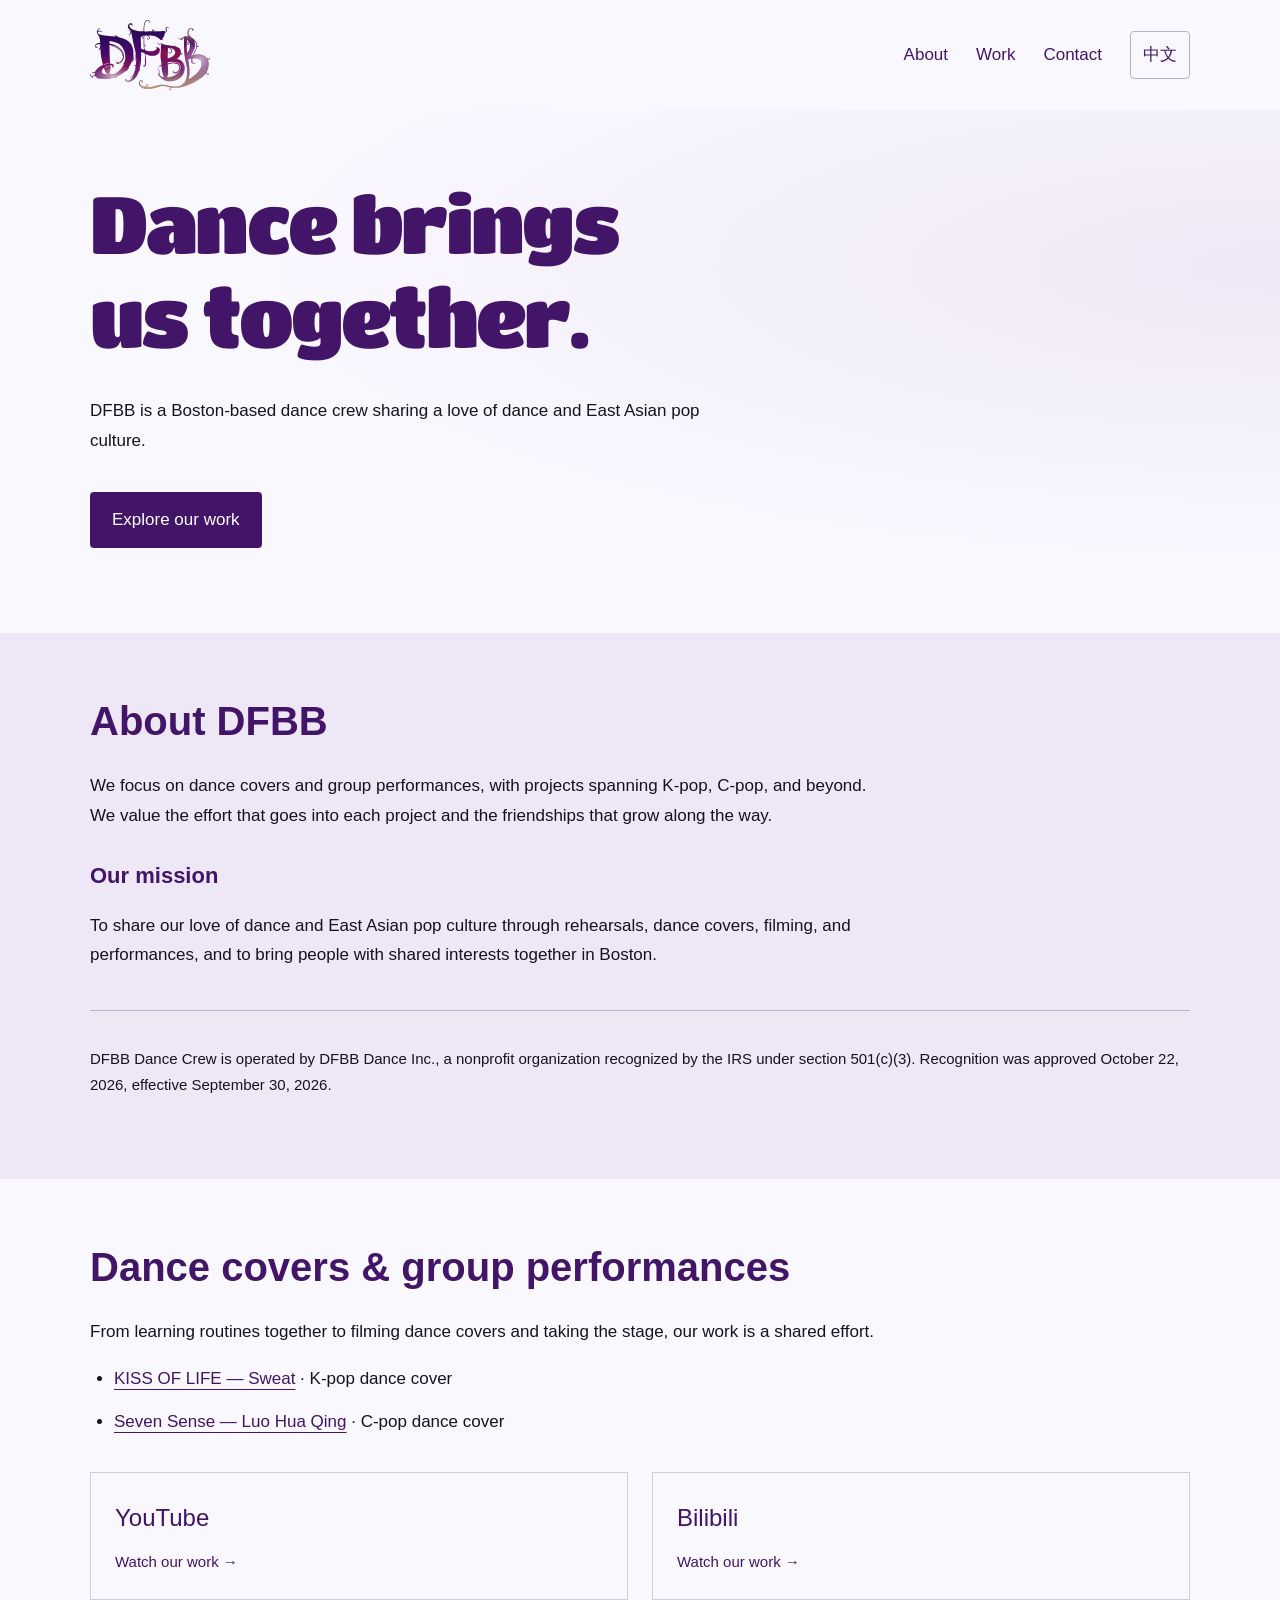
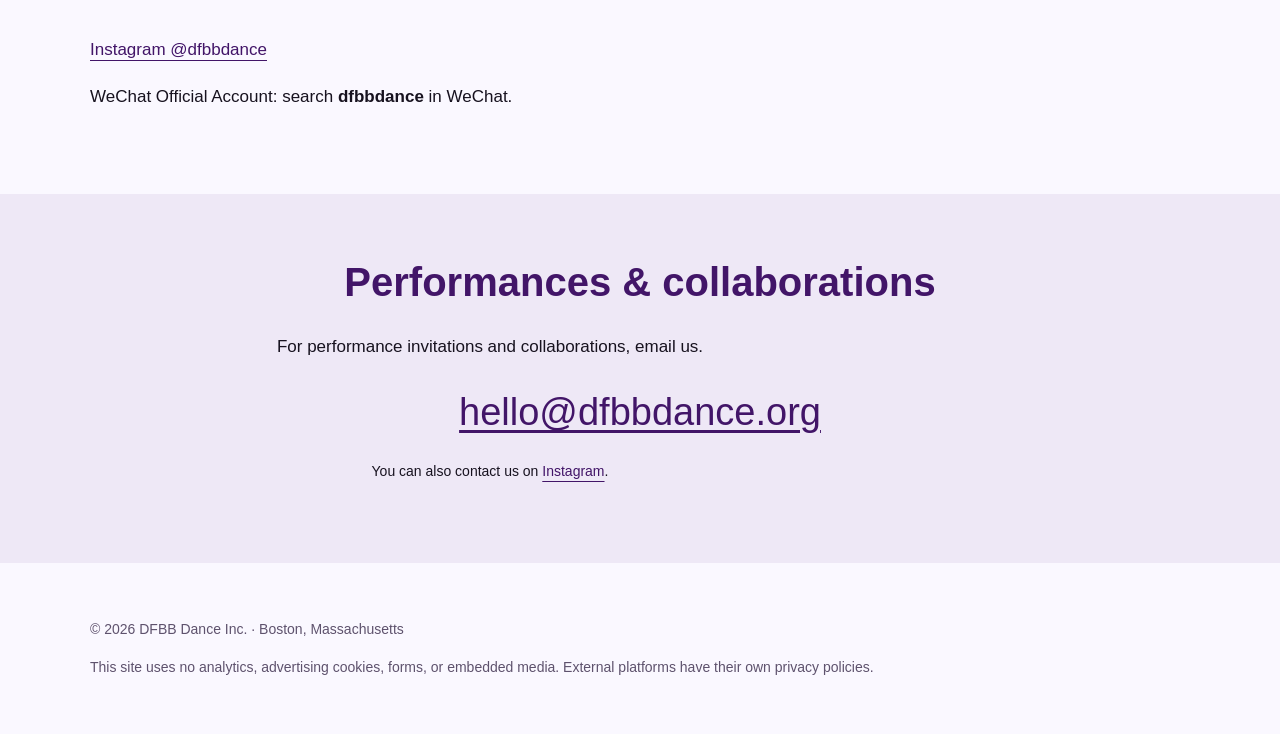
<file: index.html>
<!doctype html><html lang="en"><head><meta charset="utf-8"><meta name="viewport" content="width=device-width,initial-scale=1"><title>DFBB Dance Crew · Boston</title><meta name="description" content="Official website of DFBB Dance Inc., a Boston-based nonprofit dance crew sharing a love of dance and East Asian pop culture."><link rel="canonical" href="https://dfbbdance.org/"><link rel="alternate" hreflang="en" href="https://dfbbdance.org/"><link rel="alternate" hreflang="zh-Hans" href="https://dfbbdance.org/zh.html"><link rel="stylesheet" href="style.css"></head><body><a class="skip" href="#main">Skip to content</a><header><a href="index.html" aria-label="DFBB"><img src="logo.svg" alt="DFBB" width="120" height="70"></a><nav aria-label="Main navigation"><a href="#about">About</a><a href="#work">Work</a><a href="#contact">Contact</a><a class="language" href="zh.html" lang="zh-Hans" aria-label="Switch to Chinese">中文</a></nav></header><main id="main"><section class="hero"><h1>Dance brings<br>us together.</h1><p>DFBB is a Boston-based dance crew sharing a love of dance and East Asian pop culture.</p><a class="button" href="#work">Explore our work</a></section><section id="about" class="tinted"><h2>About DFBB</h2><p>We focus on dance covers and group performances, with projects spanning K-pop, C-pop, and beyond. We value the effort that goes into each project and the friendships that grow along the way.</p><h3>Our mission</h3><p>To share our love of dance and East Asian pop culture through rehearsals, dance covers, filming, and performances, and to bring people with shared interests together in Boston.</p><div class="legal"><p>DFBB Dance Crew is operated by DFBB Dance Inc., a nonprofit organization recognized by the IRS under section 501(c)(3). Recognition was approved October 22, 2026, effective September 30, 2026.</p></div></section><section id="work"><h2>Dance covers &amp; group performances</h2><p>From learning routines together to filming dance covers and taking the stage, our work is a shared effort.</p><ul class="examples"><li><a href="https://www.youtube.com/watch?v=QqTi6xLXGCA">KISS OF LIFE — Sweat</a> · K-pop dance cover</li><li><a href="https://www.youtube.com/watch?v=wqH5w2r4_Jw">Seven Sense — Luo Hua Qing</a> · C-pop dance cover</li></ul><div class="links"><a href="https://www.youtube.com/@dfbbdance">YouTube <span>Watch our work →</span></a><a href="https://space.bilibili.com/224435496">Bilibili <span>Watch our work →</span></a></div><p><a href="https://www.instagram.com/dfbbdance/">Instagram @dfbbdance</a></p><p>WeChat Official Account: search <strong>dfbbdance</strong> in WeChat.</p></section><section id="contact" class="tinted contact"><h2>Performances &amp; collaborations</h2><p>For performance invitations and collaborations, email us.</p><a class="email" href="mailto:hello@dfbbdance.org">hello@dfbbdance.org</a><p class="small">You can also contact us on <a href="https://www.instagram.com/dfbbdance/">Instagram</a>.</p></section></main><footer><p>© 2026 DFBB Dance Inc. · Boston, Massachusetts</p><p>This site uses no analytics, advertising cookies, forms, or embedded media. External platforms have their own privacy policies.</p></footer></body></html>
</file>
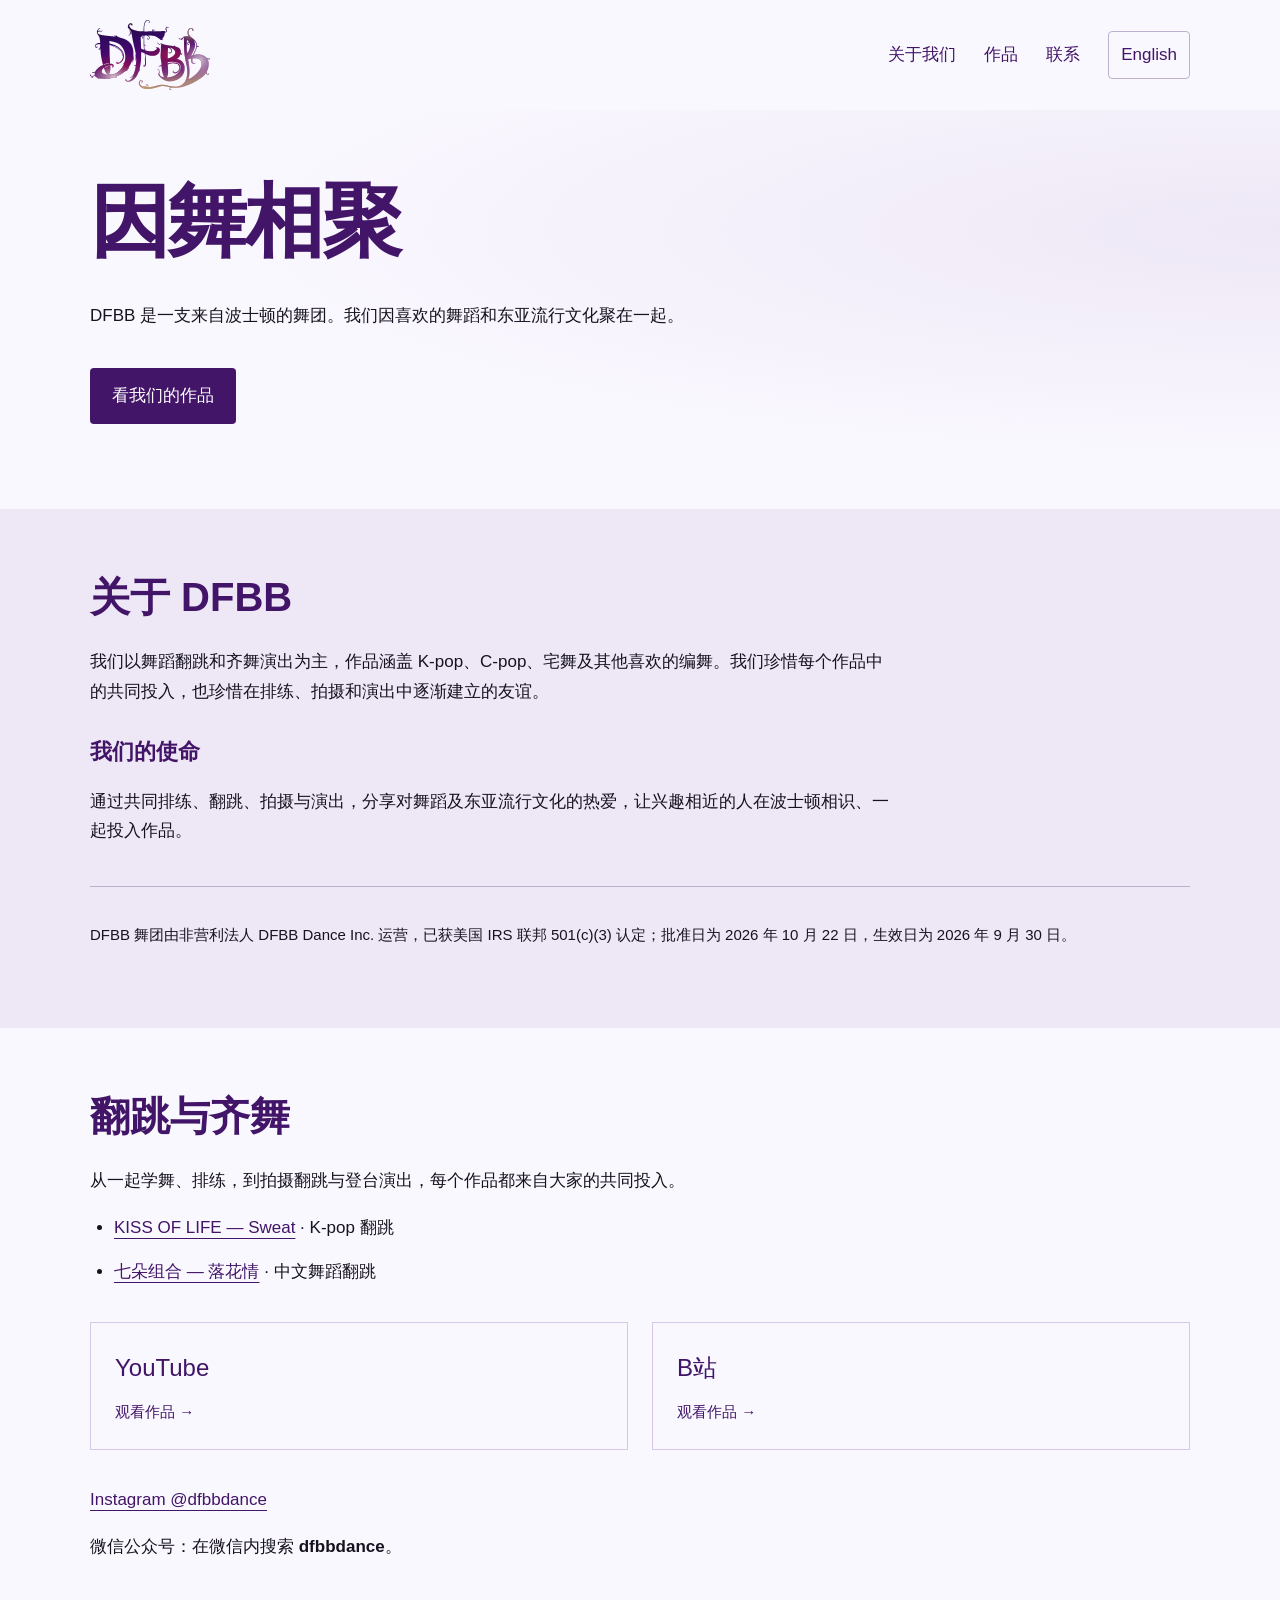
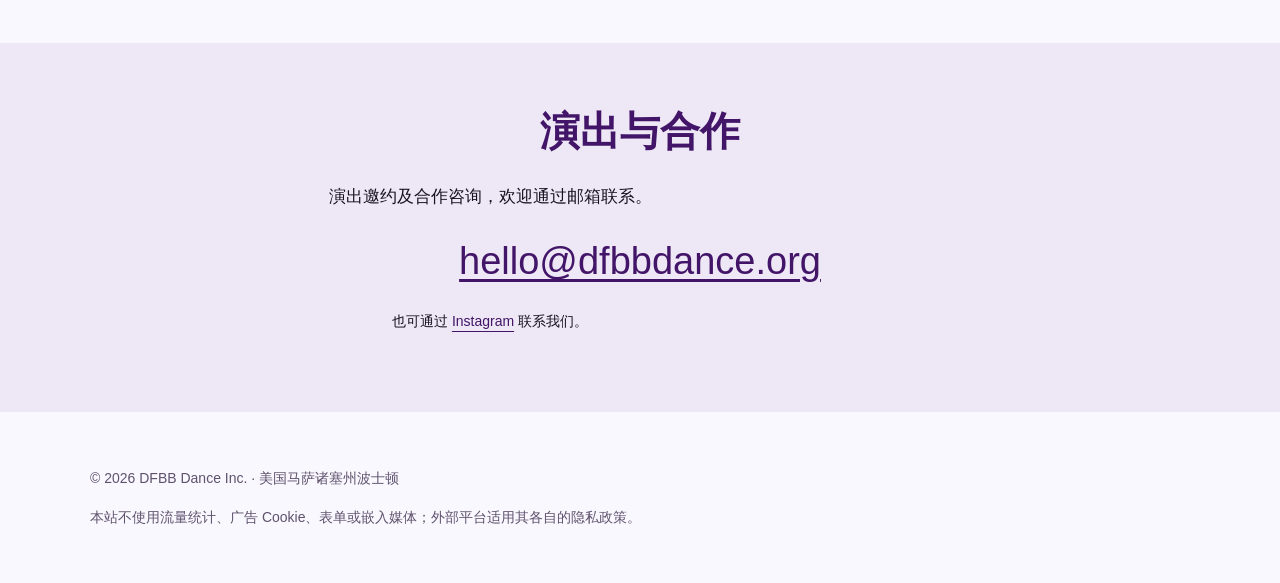
<file: zh.html>
<!doctype html><html lang="zh-Hans"><head><meta charset="utf-8"><meta name="viewport" content="width=device-width,initial-scale=1"><title>波士顿 DFBB 舞团</title><meta name="description" content="DFBB Dance Inc. 官方网站：波士顿 DFBB 舞团，因对舞蹈与东亚流行文化的共同热爱而相聚。"><link rel="canonical" href="https://dfbbdance.org/zh.html"><link rel="alternate" hreflang="en" href="https://dfbbdance.org/"><link rel="alternate" hreflang="zh-Hans" href="https://dfbbdance.org/zh.html"><link rel="stylesheet" href="style.css"></head><body><a class="skip" href="#main">跳至正文</a><header><a href="zh.html" aria-label="DFBB"><img src="logo.svg" alt="DFBB" width="120" height="70"></a><nav aria-label="主导航"><a href="#about">关于我们</a><a href="#work">作品</a><a href="#contact">联系</a><a class="language" href="index.html" lang="en" aria-label="Switch to English">English</a></nav></header><main id="main"><section class="hero"><h1>因舞相聚</h1><p>DFBB 是一支来自波士顿的舞团。我们因喜欢的舞蹈和东亚流行文化聚在一起。</p><a class="button" href="#work">看我们的作品</a></section><section id="about" class="tinted"><h2>关于 DFBB</h2><p>我们以舞蹈翻跳和齐舞演出为主，作品涵盖 K-pop、C-pop、宅舞及其他喜欢的编舞。我们珍惜每个作品中的共同投入，也珍惜在排练、拍摄和演出中逐渐建立的友谊。</p><h3>我们的使命</h3><p>通过共同排练、翻跳、拍摄与演出，分享对舞蹈及东亚流行文化的热爱，让兴趣相近的人在波士顿相识、一起投入作品。</p><div class="legal"><p>DFBB 舞团由非营利法人 DFBB Dance Inc. 运营，已获美国 IRS 联邦 501(c)(3) 认定；批准日为 2026 年 10 月 22 日，生效日为 2026 年 9 月 30 日。</p></div></section><section id="work"><h2>翻跳与齐舞</h2><p>从一起学舞、排练，到拍摄翻跳与登台演出，每个作品都来自大家的共同投入。</p><ul class="examples"><li><a href="https://www.youtube.com/watch?v=QqTi6xLXGCA">KISS OF LIFE — Sweat</a> · K-pop 翻跳</li><li><a href="https://www.youtube.com/watch?v=wqH5w2r4_Jw">七朵组合 — 落花情</a> · 中文舞蹈翻跳</li></ul><div class="links"><a href="https://www.youtube.com/@dfbbdance">YouTube <span>观看作品 →</span></a><a href="https://space.bilibili.com/224435496">B站 <span>观看作品 →</span></a></div><p><a href="https://www.instagram.com/dfbbdance/">Instagram @dfbbdance</a></p><p>微信公众号：在微信内搜索 <strong>dfbbdance</strong>。</p></section><section id="contact" class="tinted contact"><h2>演出与合作</h2><p>演出邀约及合作咨询，欢迎通过邮箱联系。</p><a class="email" href="mailto:hello@dfbbdance.org">hello@dfbbdance.org</a><p class="small">也可通过 <a href="https://www.instagram.com/dfbbdance/">Instagram</a> 联系我们。</p></section></main><footer><p>© 2026 DFBB Dance Inc. · 美国马萨诸塞州波士顿</p><p>本站不使用流量统计、广告 Cookie、表单或嵌入媒体；外部平台适用其各自的隐私政策。</p></footer></body></html>
</file>
<file: style.css>
:root{color-scheme:light;--ink:#421568;--paper:#FAF8FF;--wash:#EEE8F6;--body:#17121F}*{box-sizing:border-box}html{scroll-behavior:smooth;scroll-padding-top:24px}body{margin:0;background:var(--paper);color:var(--body);font-family:Arial,'Noto Sans SC',sans-serif;font-size:17px;line-height:1.75}header,section,footer{padding:40px max(24px,calc((100vw - 1100px)/2))}header{display:flex;align-items:center;justify-content:space-between;padding-top:20px;padding-bottom:20px;gap:24px}header img{display:block;object-fit:contain}nav{display:flex;gap:28px;flex-wrap:wrap}a{color:var(--ink);text-underline-offset:5px}nav a{text-decoration:none;padding:10px 0}a:hover{text-decoration:underline}a:focus-visible{outline:3px solid #862BFF;outline-offset:5px}.hero{padding-top:65px;padding-bottom:85px;background:radial-gradient(ellipse at 100% 30%,var(--wash),transparent 60%)}h1,h2,h3{color:var(--ink);line-height:1.18}h1{font-size:clamp(42px,6.3vw,80px);letter-spacing:-.035em;margin:0 0 32px;font-weight:900}h1 span{display:block;font-size:.7em;margin-top:20px;letter-spacing:0}h2{font-size:clamp(28px,3.3vw,40px);margin:0 0 26px}h2 span{font-size:.8em;display:inline-block;margin-top:12px}h3{font-size:22px;margin-top:32px}.hero p{max-width:650px}.button{display:inline-block;background:var(--ink);color:white;padding:13px 22px;margin-top:20px;border-radius:4px;text-decoration:none}.tinted{background:var(--wash)}section{padding-top:65px;padding-bottom:65px}.columns{display:grid;grid-template-columns:1fr 1fr;gap:65px}.legal{border-top:1px solid #bdb0cf;margin-top:40px;padding-top:20px;font-size:15px}.links{display:grid;grid-template-columns:1fr 1fr;gap:24px;margin:35px 0}.links>a{border:1px solid #d6c8e9;padding:24px;text-decoration:none;font-size:24px}.links span{display:block;font-size:15px;margin-top:10px}.contact{text-align:center}.email{font-size:clamp(20px,3.6vw,38px);overflow-wrap:anywhere}.small,footer{font-size:14px}footer{color:#5e526d}.skip{position:absolute;left:20px;top:-100px}.skip:focus{top:10px;background:white;padding:12px}@media(max-width:650px){header{align-items:flex-start;gap:16px}header img{width:85px;height:52px}nav{gap:8px;justify-content:flex-end;font-size:13px}.columns,.links{grid-template-columns:1fr;gap:28px}.hero{padding-top:35px;padding-bottom:50px}section{padding-top:45px;padding-bottom:45px}h1{font-size:46px}body{font-size:16px}}@media(prefers-reduced-motion:reduce){html{scroll-behavior:auto}}

@font-face{font-family:Titan One;src:url(TitanOne.ttf) format("truetype");font-display:swap}h1{font-family:"Titan One",Arial,sans-serif;font-weight:400}h1 span{font-family:"Noto Sans SC",Arial,sans-serif;font-weight:900}.examples{padding-left:24px}.examples li{margin:14px 0}
.language{border:1px solid #bdb0cf;border-radius:4px;padding:8px 12px}html[lang=zh-Hans] h1{font-family:'Noto Sans SC',Arial,sans-serif;font-weight:900}section>p{max-width:800px}nav{align-items:center}@media(max-width:650px){nav{gap:10px}.language{padding:7px 10px}h1{font-size:42px}}
</file>
